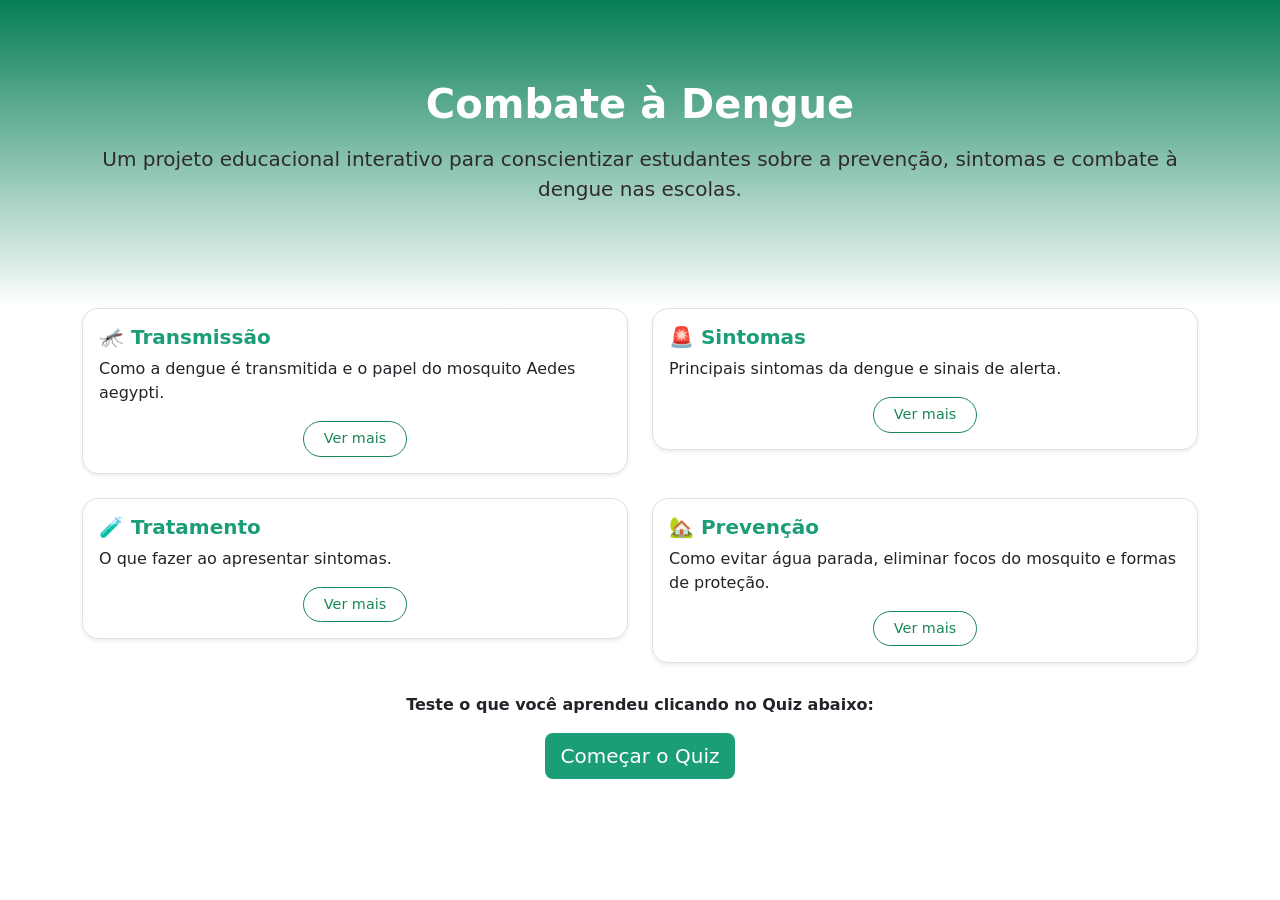
<file: index.html>
<!DOCTYPE html>
<html lang="pt-BR">
<head>
  <meta charset="UTF-8">
  <title>Combate à Dengue | Projeto Educacional</title>
  <meta name="viewport" content="width=device-width, initial-scale=1">

  <!-- Bootstrap -->
  <link href="https://cdn.jsdelivr.net/npm/bootstrap@5.3.2/dist/css/bootstrap.min.css" rel="stylesheet">

  <!-- CSS do projeto -->
  <link rel="stylesheet" href="./src/style.css">
</head>

<body>

<!-- HERO -->
<section class="hero d-flex align-items-center text-center">
  <div class="container">
    <h1 class="mb-3">Combate à Dengue</h1>
    <p class="lead mb-4" style="font-weight: 500; color: rgb(48, 43, 43);">
      Um projeto educacional interativo para conscientizar estudantes sobre a prevenção,
      sintomas e combate à dengue nas escolas.
    </p>
  
  </div>
</section>



<!-- O QUE VOCÊ VAI APRENDER -->
<section class="">
  <div class="container">


    <div class="row g-4">

      <!-- TRANSMISSÃO -->
      <div class="col-md-6">
        <div class="card shadow-sm">
          <div class="card-body">
            <h5>🦟 Transmissão</h5>
            <p>Como a dengue é transmitida e o papel do mosquito Aedes aegypti.</p>

            <button class="btn btn-outline-success btn-sm"
              onclick="toggleConteudo('transmissao')">
              Ver mais
            </button>

            <div class="conteudo-expandido" id="transmissao">
              <hr>
              <img src="./src/img/mosquisto.png" class="img-fluid rounded mb-3" alt="Mosquito da dengue" style="height: 250px; width: 300px;" >

          <p>
  A dengue é uma doença viral transmitida pela picada da fêmea do mosquito
  <strong>Aedes aegypti</strong>, vetor urbano altamente adaptado ao ambiente humano.
  Após se infectar ao picar uma pessoa doente, o mosquito pode transmitir o vírus
  a outras pessoas durante toda a sua vida.
</p>

<p>
  O <strong>Aedes aegypti</strong> apresenta hábitos predominantemente diurnos,
  com maior atividade nas primeiras horas da manhã e no final da tarde.
  Sua proliferação está diretamente relacionada a condições ambientais favoráveis,
  especialmente a presença de água parada limpa.
</p>

<h6 class="mt-3">Principais criadouros do mosquito</h6>
<ul>
  <li>Caixas d’água, cisternas e reservatórios destampados</li>
  <li>Pneus descartados, garrafas, latas e recipientes plásticos</li>
  <li>Pratos de plantas, calhas obstruídas e ralos externos</li>
  <li>Bandejas de geladeiras e aparelhos de ar-condicionado</li>
</ul>

<p>
  O ciclo de vida do mosquito é rápido: em condições ideais, os ovos podem se
  transformar em mosquitos adultos em aproximadamente <strong>7 a 10 dias</strong>,
  o que favorece surtos em períodos de calor e chuvas frequentes.
</p>

<p>
  É importante destacar que <strong>a dengue não é transmitida de pessoa para pessoa</strong>.
  A transmissão ocorre exclusivamente pela picada do mosquito infectado, reforçando
  a importância das ações de controle ambiental e eliminação de focos.
</p>

<p class="fst-italic text-muted">
  A redução da proliferação do vetor é considerada a principal estratégia de
  prevenção da dengue, sendo uma responsabilidade coletiva que envolve a comunidade,
  o poder público e as instituições educacionais.
</p>

            </div>
          </div>
        </div>
      </div>

      <!-- SINTOMAS -->
      <div class="col-md-6">
        <div class="card shadow-sm">
          <div class="card-body">
            <h5>🚨 Sintomas</h5>
            <p>Principais sintomas da dengue e sinais de alerta.</p>

            <button class="btn btn-outline-success btn-sm"
              onclick="toggleConteudo('sintomas')">
              Ver mais
            </button>

            <div class="conteudo-expandido" id="sintomas">
              <hr>
              <img src="./src/img/sintomas.png" class="img-fluid rounded mb-3" alt="Sintomas da dengue"  style="height: 400px; width: 300px;">

             <p>
  Os sintomas da dengue geralmente surgem entre <strong>4 e 10 dias</strong>
  após a picada do mosquito infectado. A doença pode se manifestar de forma
  assintomática, leve ou grave, variando conforme a resposta imunológica do
  organismo e o tipo do vírus envolvido.
</p>

<p>
  A fase inicial da doença, conhecida como <strong>fase febril</strong>,
  caracteriza-se por início súbito de febre alta, geralmente acima de 38,5 °C,
  acompanhada de sintomas sistêmicos intensos.
</p>

<h6 class="mt-3">Sintomas mais comuns</h6>
<ul>
  <li>Febre alta de início abrupto</li>
  <li>Dor de cabeça intensa</li>
  <li>Dor atrás dos olhos (dor retro-orbitária)</li>
  <li>Dores musculares e articulares</li>
  <li>Mal-estar generalizado e fadiga</li>
  <li>Náuseas e vômitos</li>
</ul>

<p>
  Em alguns casos, pode ocorrer o surgimento de <strong>manchas avermelhadas na pele</strong>,
  conhecidas como exantema, geralmente acompanhadas de coceira.
</p>

<h6 class="mt-3">Sinais de alerta para formas graves</h6>
<ul>
  <li>Dor abdominal intensa e contínua</li>
  <li>Vômitos persistentes</li>
  <li>Sangramentos (nariz, gengiva ou fezes)</li>
  <li>Tontura ou sensação de desmaio</li>
  <li>Sonolência excessiva ou irritabilidade</li>
</ul>

<p>
  A presença de sinais de alerta indica risco de evolução para formas graves da
  dengue, como a <strong>dengue hemorrágica</strong>, exigindo atendimento médico
  imediato.
</p>

<p class="fst-italic text-muted">
  O reconhecimento precoce dos sintomas e a busca por assistência de saúde são
  fundamentais para reduzir complicações e óbitos associados à dengue.
</p>

            </div>
          </div>
        </div>
      </div>

      <!-- TRATAMENTO -->
      <div class="col-md-6">
        <div class="card shadow-sm">
          <div class="card-body">
            <h5>🧪 Tratamento</h5>
            <p>O que fazer ao apresentar sintomas.</p>

            <button class="btn btn-outline-success btn-sm"
              onclick="toggleConteudo('tratamento')">
              Ver mais
            </button>

            <div class="conteudo-expandido" id="tratamento">
              <hr>
              <img src="./src/img/tratamento.png" class="img-fluid rounded mb-3" alt="Tratamento da dengue" style="height: 400px; width: 300px;">

             <p>
  Atualmente, <strong>não existe um tratamento específico capaz de eliminar o
  vírus da dengue</strong>. O manejo clínico da doença é baseado no alívio dos
  sintomas, na prevenção de complicações e no acompanhamento cuidadoso da
  evolução do paciente.
</p>

<p>
  A maioria dos casos de dengue pode ser tratada em casa, desde que não haja
  sinais de gravidade. O tratamento domiciliar deve ser realizado com orientação
  médica e acompanhamento dos sintomas.
</p>

<h6 class="mt-3">Medidas recomendadas no tratamento</h6>
<ul>
  <li>Repouso absoluto durante o período febril</li>
  <li>Ingestão abundante de líquidos para evitar desidratação</li>
  <li>Uso de medicamentos para controle da febre e da dor, somente com prescrição médica</li>
</ul>

<p>
  A hidratação é considerada a <strong>principal medida terapêutica</strong>,
  podendo ser realizada por via oral ou intravenosa, conforme a gravidade do
  quadro clínico.
</p>

<h6 class="mt-3">Medicamentos que devem ser evitados</h6>
<ul>
  <li>Ácido acetilsalicílico (AAS)</li>
  <li>Ibuprofeno</li>
  <li>Diclofenaco e outros anti-inflamatórios</li>
</ul>

<p>
  Esses medicamentos aumentam o risco de sangramentos e podem agravar as formas
  graves da doença.
</p>

<h6 class="mt-3">Quando procurar atendimento médico</h6>
<ul>
  <li>Persistência da febre por mais de 48 horas</li>
  <li>Presença de dor abdominal intensa</li>
  <li>Vômitos frequentes</li>
  <li>Sinais de sangramento</li>
  <li>Dificuldade para ingerir líquidos</li>
</ul>

<p>
  Em casos mais graves, pode ser necessária a hospitalização para monitoramento
  contínuo, administração de fluidos intravenosos e suporte clínico adequado.
</p>

<p class="fst-italic text-muted">
  O tratamento correto e o acompanhamento precoce reduzem significativamente o
  risco de complicações e mortalidade associadas à dengue.
</p>

            </div>
          </div>
        </div>
      </div>

  <!-- PREVENÇÃO -->
<div class="col-md-6">
  <div class="card shadow-sm">
<div class="card-body">
  <h5>🏡 Prevenção</h5>
  <p>Como evitar água parada, eliminar focos do mosquito e formas de proteção.</p>

  <button class="btn btn-outline-success btn-sm"
    onclick="toggleConteudo('conteudo-prevencao', this)">
    Ver mais
  </button>

  <div class="conteudo-expandido" id="conteudo-prevencao">
    <hr>
    <img src="./src/img/prevencao.png"
         class="img-fluid rounded mb-3"
         alt="Prevenção da dengue"
         style="height: 400px; width: 300px;">

    <p>
      A prevenção da dengue é a <strong>principal e mais eficaz estratégia</strong>
      para o controle da doença, uma vez que não existe tratamento antiviral
      específico capaz de eliminar o vírus após a infecção.
    </p>

    <p>
      Além das medidas ambientais, <strong>atualmente também existe vacina contra a dengue</strong>,
      que ajuda a reduzir o risco de infecção e de formas graves da doença.
      No entanto, a vacinação <strong>não substitui a eliminação da água parada</strong>,
      sendo uma medida complementar de proteção.
    </p>

    <p>
      O combate à dengue depende principalmente da eliminação dos focos de
      reprodução do mosquito <strong>Aedes aegypti</strong>.
    </p>

    <h6 class="mt-3">Principais medidas de prevenção</h6>
    <ul>
      <li>Manter caixas d’água e reservatórios bem vedados</li>
      <li>Eliminar pratos de plantas ou preenchê-los com areia</li>
      <li>Descartar corretamente pneus e garrafas</li>
      <li>Limpar calhas e ralos com frequência</li>
      <li>Manter lixeiras sempre fechadas</li>
    </ul>

    <p class="fst-italic text-muted">
      A prevenção contínua, aliada à vacinação quando disponível, é a forma mais eficiente
      de reduzir os casos de dengue e proteger a saúde da população.
    </p>
  </div>
</div>
  </div>
</div>


    </div>
  </div>
</section>




<!-- MODAL -->
<div class="modal fade" id="modalConteudo" tabindex="-1">
  <div class="modal-dialog modal-dialog-centered modal-lg">
    <div class="modal-content">
      
      <div class="modal-header">
        <h5 class="modal-title" id="modalTitulo"></h5>
        <button type="button" class="btn-close" data-bs-dismiss="modal"></button>
      </div>

      <div class="modal-body" id="modalTexto"></div>

    </div>
  </div>
</div>
<p style="text-align: center; font-weight: bolder; margin-top: 30px;"  >Teste o que você aprendeu clicando no Quiz abaixo: 

</p>
  <a href="quiz.html" target="_blank" class="btn btn-success btn-lg" id="quiz">
      Começar o Quiz
    </a>


<!-- Bootstrap JS -->
<script src="https://cdn.jsdelivr.net/npm/bootstrap@5.3.2/dist/js/bootstrap.bundle.min.js"></script>

<!-- SCRIPT -->


<script>
    function toggleConteudo(id) {
  const conteudo = document.getElementById(id)
  const botao = conteudo.previousElementSibling

  if (conteudo.style.display === "block") {
    conteudo.style.display = "none"
    botao.innerText = "Ver mais"
  } else {
    conteudo.style.display = "block"
    botao.innerText = "Ver menos"
  }
}
</script>

</body>
</html>
</file>
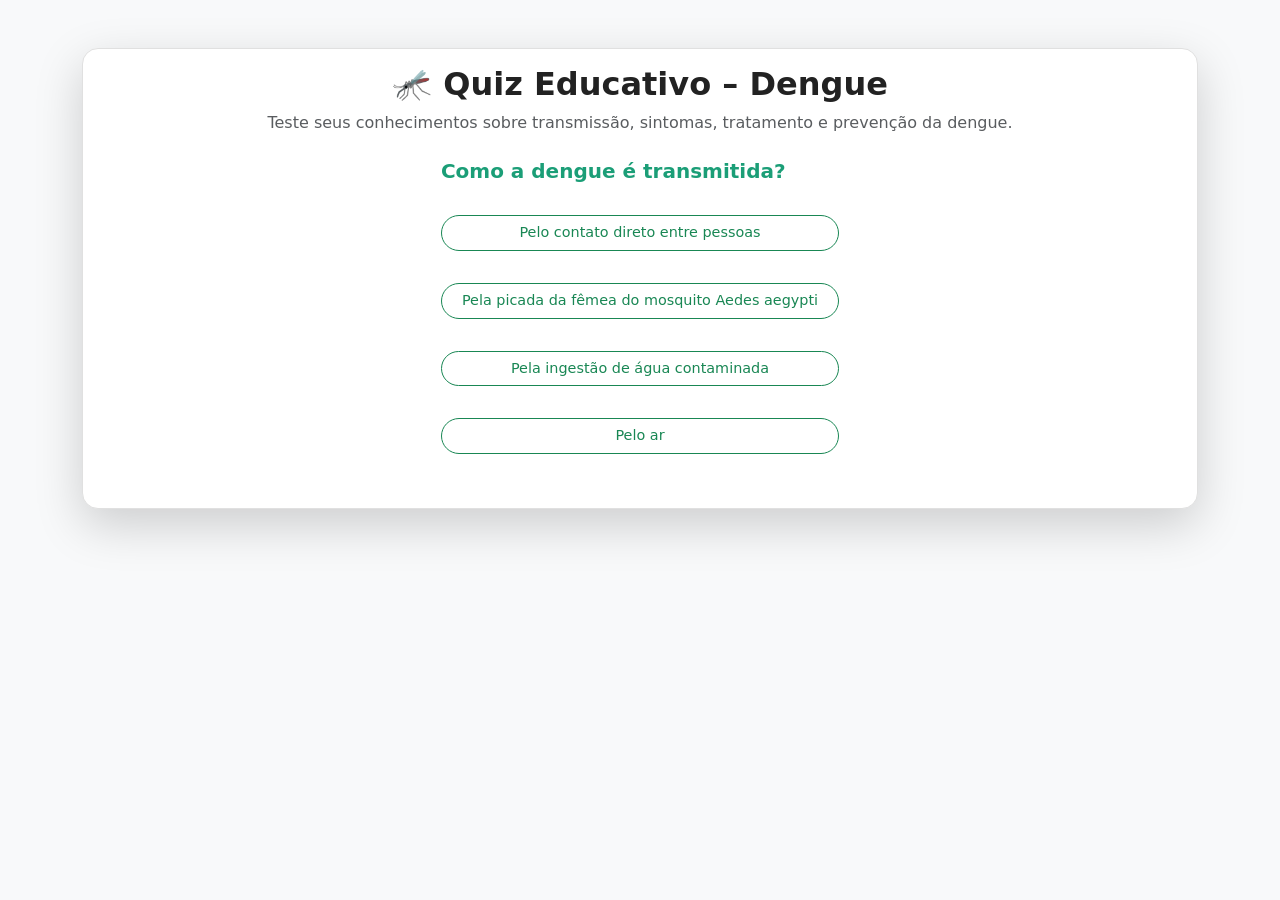
<file: quiz.html>
<!DOCTYPE html>
<html lang="pt-BR">
<head>
  <meta charset="UTF-8">
  <title>Quiz – Combate à Dengue</title>
  <meta name="viewport" content="width=device-width, initial-scale=1">
  
  <!-- Bootstrap -->
  <link href="https://cdn.jsdelivr.net/npm/bootstrap@5.3.2/dist/css/bootstrap.min.css" rel="stylesheet">

  <!-- CSS do projeto -->
  <link rel="stylesheet" href="./src/style.css">
</head>

<body class="bg-light">

<div class="container mt-5 mb-5">
  <div class="card shadow-lg">
    <div class="card-body">

      <!-- TÍTULO DO QUIZ -->
      <h2 class="text-center mb-2">🦟 Quiz Educativo – Dengue</h2>
      <p class="text-center text-muted mb-4">
        Teste seus conhecimentos sobre transmissão, sintomas, tratamento e prevenção da dengue.
      </p>

      <!-- QUIZ -->
      <div id="quiz">
        <h5 id="pergunta" class="mb-3"></h5>
        <div id="opcoes" class="d-grid gap-2"></div>
      </div>

      <!-- FEEDBACK -->
      <div id="feedback" class="mt-3 fw-bold text-center"></div>

      <!-- BOTÃO PRÓXIMA -->
      <div class="text-center">
        <button id="proxima" class="btn btn-success mt-4 d-none">
          Próxima pergunta
        </button>
      </div>

    </div>
  </div>
</div>

<script src="script.js"></script>
</body>
</html>
</file>
<file: src/style.css>
/* =========================
   VARIÁVEIS DE COR (MODERNO)
   ========================= */
:root {
  --verde-principal: #1b9e77;
  --verde-claro: #e6f7f1;
  --verde-hover: #0c5840;
  --cinza-texto: #3b2121;
  --cinza-borda: #e0e0e0;
  --branco: #ffffff;
}

/* =========================
   HERO
   
   ========================= */

 

.hero {
  background: linear-gradient(to bottom, #057e53, #ffffff);
  padding: 80px 0;
}



.hero h1 {
  color: var(--verde-principal);
  font-weight: 700;
  color: white;
}

.hero p {
  color: var(--cinza-texto);
}

/* =========================
   SEÇÕES
   ========================= */
section {
  scroll-margin-top: 80px;

}

/* =========================
   CARDS
   ========================= */
.card {
  border-radius: 16px;
  border: 1px solid var(--cinza-borda);
  transition: transform 0.3s ease, box-shadow 0.3s ease;
  background: var(--branco);
}

.card:hover {
  transform: translateY(-4px);
  box-shadow: 0 10px 25px rgba(0, 0, 0, 0.08);
}

.card h5 {
  color: var(--verde-principal);
  font-weight: 600;
}

/* =========================
   CONTEÚDO EXPANDIDO
   ========================= */
.conteudo-expandido {
  display: none;
  margin-top: 1.5rem;
  padding-top: 1.5rem;
  border-top: 1px solid var(--cinza-borda);
  animation: fadeIn 0.4s ease-in-out;

}

/* =========================
   ANIMAÇÃO
   ========================= */
@keyframes fadeIn {
  from {
    opacity: 0;
    transform: translateY(-8px);
  }
  to {
    opacity: 1;
    transform: translateY(0);
  }
}

/* =========================
   BOTÕES
   ========================= */
.card button,
.card .btn {
  display: block;
  margin: 16px auto 0;
  border-radius: 20px;
  padding: 6px 20px;
  font-size: 0.9rem;
}

.btn-success {
  background-color: var(--verde-principal);
  border: none;
}

.btn-success:hover {
  background-color: var(--verde-hover);
}

/* =========================
   IMAGENS
   ========================= */
.card img {
  display: block;
  margin: 16px auto;
  max-width: 100%;
  height: 220px;
  object-fit: cover;
  border-radius: 14px;
}

/* =========================
   LISTAS
   ========================= */
.card ul {
  padding-left: 1.2rem;
  color: var(--cinza-texto);
}

.card li {
  margin-bottom: 6px;
}

/* =========================
   TÍTULOS DE SEÇÃO
   ========================= */
h2 {
  font-weight: 700;
  color: #222;
}

/* =========================
   RODAPÉ
   ========================= */
.footer {
  background-color: #f1fdf8;
  border-top: 1px solid var(--cinza-borda);
  color: var(--cinza-texto);
}





#quiz{

display: block;    /* Garante que o link se comporte como bloco */
    width: fit-content; /* Ocupa apenas a largura do texto */
    margin: 0 auto;
    margin-bottom: 30px;
}


#prevencao{
  
 
  margin-bottom: 50px;
}
</file>
